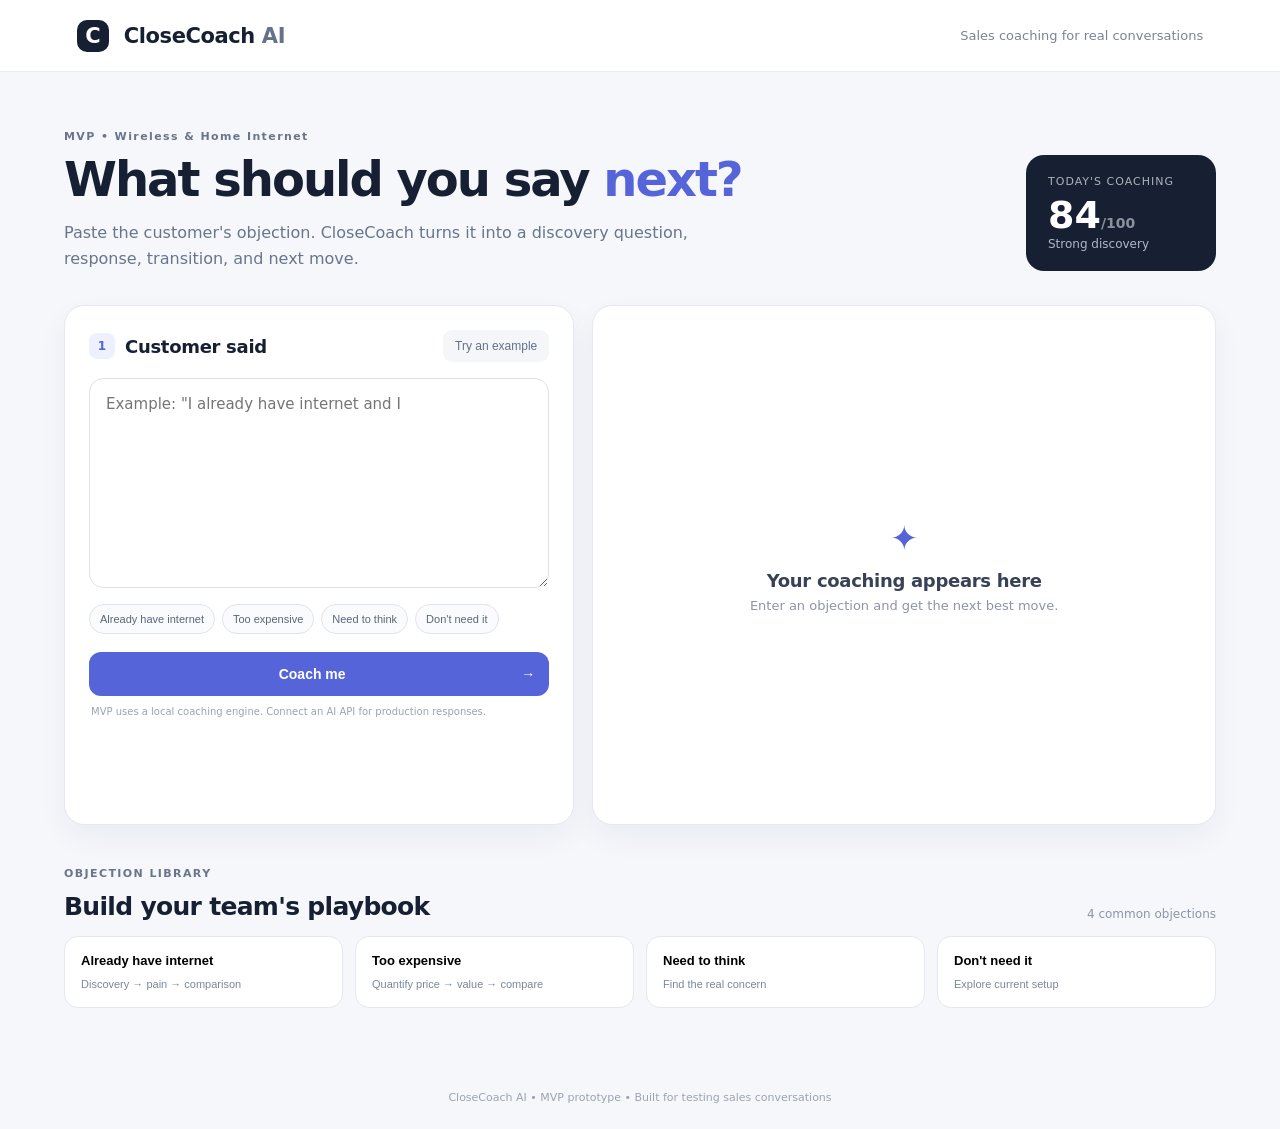
<file: index.html>
<!doctype html>
<html lang="en">
<head>
  <meta charset="utf-8">
  <meta name="viewport" content="width=device-width, initial-scale=1">
  <title>CloseCoach AI — Sales Coach MVP</title>
  <link rel="stylesheet" href="styles.css">
</head>
<body>
  <header class="topbar">
    <div class="brand"><span class="logo">C</span> CloseCoach <span class="ai">AI</span></div>
    <div class="tag">Sales coaching for real conversations</div>
  </header>

  <main class="shell">
    <section class="hero">
      <div>
        <p class="eyebrow">MVP • Wireless & Home Internet</p>
        <h1>What should you say <span>next?</span></h1>
        <p class="sub">Paste the customer's objection. CloseCoach turns it into a discovery question, response, transition, and next move.</p>
      </div>
      <div class="score-card">
        <div class="score-label">Today's coaching</div>
        <div class="score">84<span>/100</span></div>
        <div class="score-note">Strong discovery</div>
      </div>
    </section>

    <section class="coach-grid">
      <div class="panel input-panel">
        <div class="panel-head">
          <div><span class="step">1</span><h2>Customer said</h2></div>
          <button id="exampleBtn" class="ghost">Try an example</button>
        </div>
        <textarea id="objection" placeholder='Example: "I already have internet and I'm happy with it."'></textarea>
        <div class="chips">
          <button class="chip" data-text="I already have internet and I'm happy with it.">Already have internet</button>
          <button class="chip" data-text="Your price is too high.">Too expensive</button>
          <button class="chip" data-text="I need to think about it.">Need to think</button>
          <button class="chip" data-text="I don't need another bill.">Don't need it</button>
        </div>
        <button id="coachBtn" class="primary">Coach me <span>→</span></button>
        <p class="disclaimer">MVP uses a local coaching engine. Connect an AI API for production responses.</p>
      </div>

      <div class="panel result-panel" id="results">
        <div class="empty-state" id="empty">
          <div class="spark">✦</div>
          <h2>Your coaching appears here</h2>
          <p>Enter an objection and get the next best move.</p>
        </div>

        <div id="coaching" class="hidden">
          <div class="result-top">
            <div>
              <span class="step">2</span><span class="result-kicker">AI COACHING</span>
              <h2 id="objectionTitle"></h2>
            </div>
            <div class="opportunity" id="opportunity">Opportunity</div>
          </div>

          <div class="answer-card best">
            <div class="card-label">BEST NEXT QUESTION</div>
            <div class="quote" id="bestQuestion"></div>
            <button class="copy" data-copy="bestQuestion">Copy</button>
          </div>

          <div class="two-col">
            <div class="answer-card">
              <div class="card-label">WHY IT WORKS</div>
              <p id="why"></p>
            </div>
            <div class="answer-card">
              <div class="card-label">BUYING SIGNAL</div>
              <p id="signal"></p>
            </div>
          </div>

          <div class="answer-card">
            <div class="card-label">IF THEY ENGAGE</div>
            <div class="quote" id="transition"></div>
            <button class="copy" data-copy="transition">Copy</button>
          </div>

          <div class="answer-card">
            <div class="card-label">IF THEY PUSH BACK AGAIN</div>
            <div class="quote" id="pushback"></div>
            <button class="copy" data-copy="pushback">Copy</button>
          </div>

          <div class="next-move">
            <div><span class="step">3</span><strong>Next objective</strong></div>
            <span id="objective"></span>
          </div>
        </div>
      </div>
    </section>

    <section class="library">
      <div class="section-head">
        <div>
          <p class="eyebrow">OBJECTION LIBRARY</p>
          <h2>Build your team's playbook</h2>
        </div>
        <span id="libraryCount">4 common objections</span>
      </div>
      <div class="library-grid">
        <button class="library-card" data-text="I already have internet and I'm happy with it."><strong>Already have internet</strong><span>Discovery → pain → comparison</span></button>
        <button class="library-card" data-text="Your price is too high."><strong>Too expensive</strong><span>Quantify price → value → compare</span></button>
        <button class="library-card" data-text="I need to think about it."><strong>Need to think</strong><span>Find the real concern</span></button>
        <button class="library-card" data-text="I don't need another bill."><strong>Don't need it</strong><span>Explore current setup</span></button>
      </div>
    </section>
  </main>

  <footer>CloseCoach AI • MVP prototype • Built for testing sales conversations</footer>
  <script src="app.js"></script>
</body>
</html>
</file>
<file: styles.css>
*{box-sizing:border-box}body{margin:0;font-family:Inter,ui-sans-serif,system-ui,-apple-system,BlinkMacSystemFont,"Segoe UI",sans-serif;background:#f5f7fb;color:#172033}.topbar{height:72px;background:#fff;border-bottom:1px solid #e6eaf1;display:flex;align-items:center;justify-content:space-between;padding:0 6vw;position:sticky;top:0;z-index:5}.brand{font-weight:800;font-size:21px;letter-spacing:-.4px}.logo{display:inline-grid;place-items:center;width:32px;height:32px;border-radius:10px;background:#172033;color:#fff;margin-right:8px}.ai{color:#65728a}.tag{font-size:13px;color:#7a8497}.shell{max-width:1200px;margin:0 auto;padding:58px 24px}.hero{display:flex;justify-content:space-between;gap:32px;align-items:flex-end;margin-bottom:34px}.eyebrow{font-size:11px;font-weight:800;letter-spacing:1.4px;color:#68758b;margin:0 0 12px}.hero h1{font-size:48px;line-height:1.02;letter-spacing:-2px;margin:0 0 16px}.hero h1 span{color:#5664d9}.sub{max-width:650px;color:#69758a;font-size:16px;line-height:1.6;margin:0}.score-card{min-width:190px;background:#172033;color:#fff;border-radius:18px;padding:20px 22px}.score-label{font-size:11px;text-transform:uppercase;letter-spacing:1px;opacity:.65}.score{font-size:38px;font-weight:800;margin-top:5px}.score span{font-size:14px;opacity:.5}.score-note{font-size:12px;color:#aeb8ca}.coach-grid{display:grid;grid-template-columns: .9fr 1.1fr;gap:18px}.panel{background:#fff;border:1px solid #e4e8ef;border-radius:20px;box-shadow:0 12px 30px rgba(23,32,51,.05)}.input-panel{padding:24px}.panel-head{display:flex;justify-content:space-between;align-items:center;margin-bottom:16px}.panel-head>div,.result-top>div:first-child{display:flex;align-items:center;gap:10px}.step{width:26px;height:26px;border-radius:8px;background:#edf0ff;color:#5664d9;display:inline-grid;place-items:center;font-size:12px;font-weight:800}.panel h2,.result-panel h2{font-size:18px;margin:0;letter-spacing:-.3px}.ghost{border:0;background:#f4f6fa;color:#647087;padding:9px 12px;border-radius:9px;font-size:12px;cursor:pointer}.input-panel textarea{width:100%;min-height:210px;resize:vertical;border:1px solid #dce1ea;border-radius:14px;padding:16px;font:inherit;font-size:15px;outline:none}.input-panel textarea:focus{border-color:#8b94e8;box-shadow:0 0 0 3px #eef0ff}.chips{display:flex;flex-wrap:wrap;gap:7px;margin:12px 0 18px}.chip{border:1px solid #e0e4eb;background:#fafbfc;color:#59667c;border-radius:99px;padding:8px 10px;font-size:11px;cursor:pointer}.chip:hover,.library-card:hover{border-color:#b9c0ee}.primary{width:100%;border:0;background:#5664d9;color:#fff;border-radius:12px;padding:14px;font-size:14px;font-weight:800;cursor:pointer}.primary:hover{background:#4b59ce}.primary span{float:right}.disclaimer{font-size:10px;color:#9aa3b2;margin:10px 2px 0}.result-panel{padding:24px;min-height:520px}.empty-state{min-height:470px;display:grid;place-items:center;align-content:center;text-align:center;color:#8b95a7}.spark{font-size:34px;color:#5664d9;margin-bottom:12px}.empty-state h2{color:#374256!important;margin-bottom:7px!important}.empty-state p{margin:0;font-size:13px}.hidden{display:none}.result-top{display:flex;justify-content:space-between;gap:20px;margin-bottom:18px}.result-kicker{font-size:10px;font-weight:800;letter-spacing:1.1px;color:#7c879a}.result-top h2{margin-top:8px;max-width:520px}.opportunity{background:#eaf8f0;color:#2c7b50;border-radius:99px;padding:8px 10px;height:max-content;font-size:10px;font-weight:800}.answer-card{position:relative;border:1px solid #e7eaf0;border-radius:14px;padding:15px 16px;margin-top:10px;background:#fcfdff}.answer-card.best{background:#f7f8ff;border-color:#d9ddfb}.card-label{font-size:9px;letter-spacing:1.2px;font-weight:800;color:#7b8699;margin-bottom:8px}.quote{font-size:15px;font-weight:650;line-height:1.5;padding-right:52px}.answer-card p{font-size:12px;color:#667287;line-height:1.55;margin:0}.copy{position:absolute;right:10px;top:10px;border:0;background:#fff;border:1px solid #e0e4eb;color:#657188;border-radius:7px;padding:6px 8px;font-size:10px;cursor:pointer}.two-col{display:grid;grid-template-columns:1fr 1fr;gap:10px}.next-move{margin-top:12px;border-radius:13px;background:#172033;color:#fff;padding:14px;display:flex;justify-content:space-between;align-items:center;gap:20px;font-size:12px}.next-move>div{display:flex;align-items:center;gap:9px}.next-move .step{background:#fff;color:#172033}.next-move span:last-child{color:#d6dcea;text-align:right}.library{margin-top:42px}.section-head{display:flex;justify-content:space-between;align-items:end;margin-bottom:15px}.section-head h2{margin:0;font-size:25px;letter-spacing:-.7px}.section-head>span{font-size:12px;color:#8b95a7}.library-grid{display:grid;grid-template-columns:repeat(4,1fr);gap:12px}.library-card{background:#fff;border:1px solid #e4e8ef;border-radius:14px;padding:16px;text-align:left;cursor:pointer}.library-card strong{display:block;font-size:13px;margin-bottom:8px}.library-card span{font-size:11px;color:#7c879a}footer{text-align:center;color:#9aa3b2;font-size:11px;padding:25px}@media(max-width:850px){.hero{display:block}.score-card{margin-top:22px}.coach-grid{grid-template-columns:1fr}.library-grid{grid-template-columns:1fr 1fr}.hero h1{font-size:38px}}@media(max-width:520px){.topbar{padding:0 18px}.tag{display:none}.shell{padding:35px 14px}.library-grid{grid-template-columns:1fr}.two-col{grid-template-columns:1fr}}
</file>
